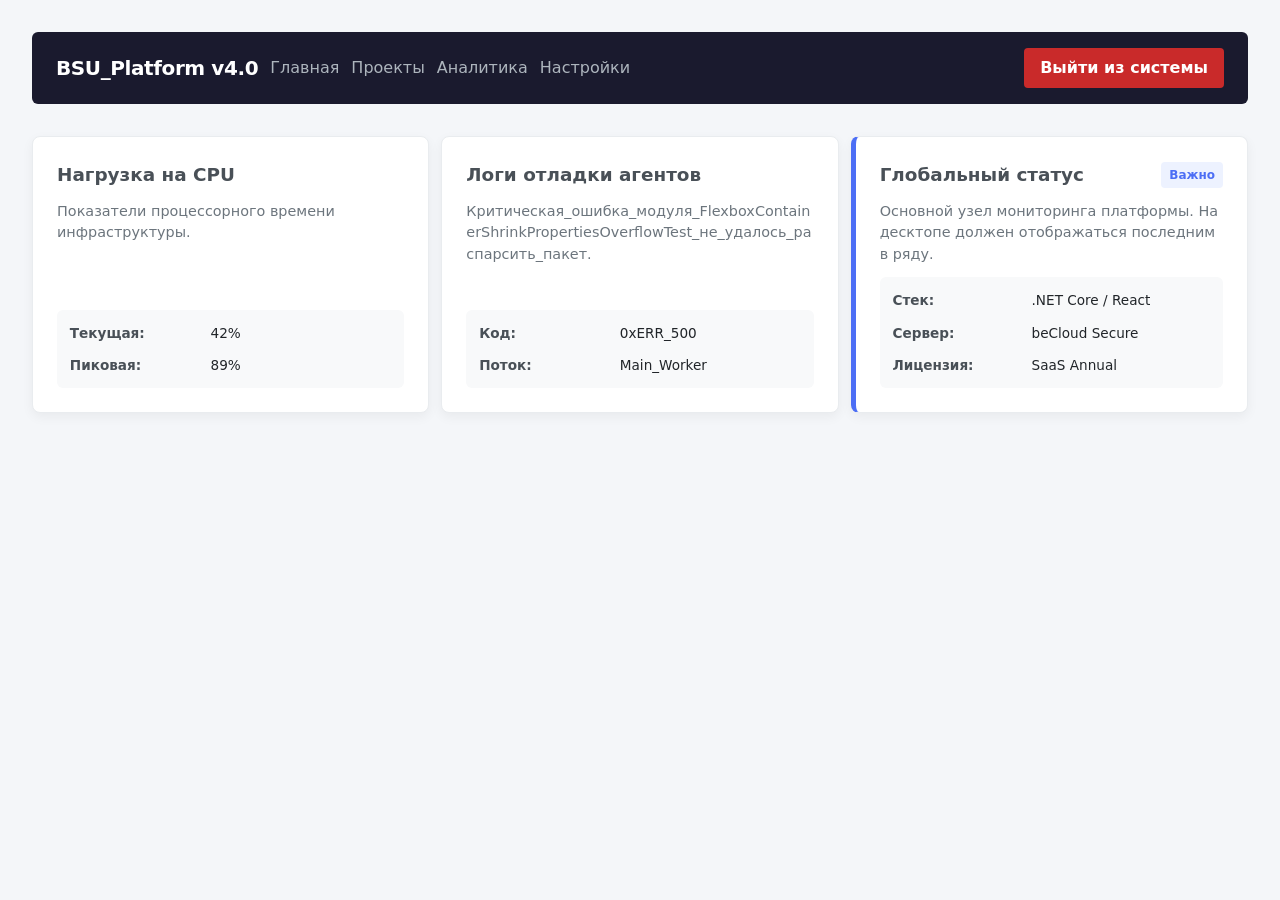
<file: Жижа_Иван_ППОИС2609/index.html>
<!DOCTYPE html>
<html lang="ru">
<head>
  <meta charset="UTF-8">
  <meta name="viewport" content="width=device-width, initial-scale=1.0">
  <title>Панель управления платформы — ИТ-Лаборатория БГУ</title>
  <link rel="stylesheet" href="css/style.css">
</head>
<body>

  <!-- КОМПОНЕНТ НАВИГАЦИИ (Уровни BASE / JUNIOR / PRO) -->
  <header class="main-header">
    <h1 class="logo">BSU_Platform v4.0</h1>
    
    <nav class="nav-menu">
      <ul>
        <li><a href="#" class="nav-link">Главная</a></li>
        <li><a href="#" class="nav-link">Проекты</a></li>
        <li><a href="#" class="nav-link">Аналитика</a></li>
        <li><a href="#" class="nav-link">Настройки</a></li>
      </ul>
    </nav>

    <!-- Элемент для проверки JUNIOR-магии margin-left: auto -->
    <a href="#logout" class="logout-btn">Выйти из системы</a>
  </header>

  <!-- СЕТКА КОНТЕНТА (Уровни BASE / JUNIOR / PRO) -->
  <main class="dashboard-grid">

    <!-- Карточка 1: Лидер-блок (Для PRO-тестирования свойства order) -->
    <article class="stat-card is-lead">
      <div class="card-header">
        <h2>Глобальный статус</h2>
        <span class="badge badge-active">Важно</span>
      </div>
      <p class="card-desc">Основной узел мониторинга платформы. На десктопе должен отображаться последним в ряду.</p>
      
      <!-- Структура списков определений (Уровень PRO) -->
      <dl class="meta-list">
        <dt>Стек:</dt>
        <dd>.NET Core / React</dd>
        <dt>Сервер:</dt>
        <dd>beCloud Secure</dd>
        <dt>Лицензия:</dt>
        <dd>SaaS Annual</dd>
      </dl>
    </article>

    <!-- Карточка 2: Мониторинг нагрузок -->
    <article class="stat-card">
      <div class="card-header">
        <h2>Нагрузка на CPU</h2>
      </div>
      <p class="card-desc">Показатели процессорного времени инфраструктуры.</p>
      <dl class="meta-list">
        <dt>Текущая:</dt>
        <dd>42%</dd>
        <dt>Пиковая:</dt>
        <dd>89%</dd>
      </dl>
    </article>

    <!-- Карточка 3: Инженерный стресс-тест на 320px (Уровень PRO) -->
    <article class="stat-card">
      <div class="card-header">
        <h2>Логи отладки агентов</h2>
      </div>
      <!-- Длинное непереносимое техническое слово длиной 46 символов -->
      <p class="card-desc urgent-log">Критическая_ошибка_модуля_FlexboxContainerShrinkPropertiesOverflowTest_не_удалось_распарсить_пакет.</p>
      <dl class="meta-list">
        <dt>Код:</dt>
        <dd>0xERR_500</dd>
        <dt>Поток:</dt>
        <dd>Main_Worker</dd>
      </dl>
    </article>

  </main>

</body>
</html>
</file>
<file: Жижа_Иван_ППОИС2609/css/style.css>
* {
  margin: 0;
  padding: 0;
  box-sizing: border-box;
}

body {
  font-family: system-ui, "Segoe UI", Roboto, Arial, sans-serif;
  background-color: #f4f6f9;
  color: #212529;
  padding: clamp(1rem, 4vw, 2rem);
  line-height: 1.5;
}

.main-header {
  display: flex;
  flex-direction: row;
  flex-wrap: wrap;
  justify-content: space-between;
  align-items: center;
  gap: 12px;
  background-color: #1a1a2e;
  color: #ffffff;
  padding: 1rem clamp(1rem, 3vw, 1.5rem);
  border-radius: 6px;
  margin-bottom: 2rem;
}

.logo {
  font-weight: 700;
  font-size: 1.25rem;
  letter-spacing: -0.02em;
}

.nav-menu ul {
  display: flex;
  flex-direction: row;
  flex-wrap: wrap;
  align-items: center;
  gap: 12px;
  list-style: none;
}

.nav-link {
  background-color: #1a1a2e;
  color: #adb5bd;
  text-decoration: none;
  font-weight: 500;
  transition: color 0.2s ease;
}

.nav-link:hover {
  background-color: #1a1a2e;
  color: #ffffff;
}

.logout-btn {
  margin-left: auto;
  background-color: #c92a2a;
  color: #ffffff;
  padding: 0.5rem 1rem;
  border-radius: 4px;
  text-decoration: none;
  font-weight: bold;
  transition: background-color 0.2s ease;
}

.logout-btn:hover {
  background-color: #a61e1e;
  color: #ffffff;
}

.dashboard-grid {
  display: flex;
  flex-direction: row;
  flex-wrap: wrap;
  align-items: stretch;
  gap: 12px;
}

.stat-card {
  display: flex;
  flex-direction: column;
  flex-grow: 1;
  flex-shrink: 1;
  flex-basis: 228px;
  min-width: 0;
  gap: 12px;
  background-color: #ffffff;
  color: #212529;
  border-radius: 8px;
  padding: clamp(1rem, 3vw, 1.5rem);
  box-shadow: 0 4px 12px rgba(0, 0, 0, 0.05);
  border: 1px solid #e9ecef;
}

.stat-card.is-lead {
  border-left: 5px solid #4c6ef5;
}

.card-header {
  display: flex;
  flex-wrap: wrap;
  justify-content: space-between;
  align-items: center;
  gap: 12px;
}

.card-header h2 {
  font-size: 1.15rem;
  background-color: #ffffff;
  color: #495057;
}

.card-desc {
  background-color: #ffffff;
  color: #6c757d;
  font-size: 0.9rem;
  overflow-wrap: break-word;
}

.meta-list {
  display: flex;
  flex-wrap: wrap;
  align-items: baseline;
  gap: 12px;
  margin-top: auto;
  background-color: #f8f9fa;
  color: #212529;
  padding: 0.8rem;
  border-radius: 6px;
  font-size: 0.85rem;
}

.meta-list dt {
  flex: 0 0 40%;
  min-width: 0;
  font-weight: 600;
  background-color: #f8f9fa;
  color: #495057;
  overflow-wrap: break-word;
}

.meta-list dd {
  flex: 1 1 calc(60% - 12px);
  min-width: 0;
  background-color: #f8f9fa;
  color: #212529;
  overflow-wrap: break-word;
}

.badge {
  display: inline-block;
  padding: 0.25rem 0.5rem;
  font-size: 0.75rem;
  font-weight: 700;
  border-radius: 4px;
  background-color: #edf2ff;
  color: #4c6ef5;
}

.nav-link:focus-visible,
.logout-btn:focus-visible {
  outline: 2px solid #ffffff;
  outline-offset: 4px;
}

@media (min-width: 1024px) {
  .stat-card.is-lead {
    order: 1;
  }
}

@media (max-width: 480px) {
  .nav-menu {
    flex-basis: 100%;
    min-width: 0;
  }
}

/* Своими словами */

/*
1. Свойство align-items: stretch растягивает элементы
   по поперечной оси. Поэтому карточки в пределах одного
   ряда имеют одинаковую высоту независимо от содержимого.

2. Значение auto у flex-basis определяет начальный размер
   элемента на основе заданного размера по главной оси,
   а при его отсутствии — на основе содержимого.

3. При flex: 1 0 auto элемент может увеличиваться при наличии
   свободного пространства, но не может сжиматься.
   При недостатке места он сохраняет базовый размер,
   переносится на другую строку при flex-wrap: wrap
   или может вызвать переполнение контейнера.
*/
</file>
